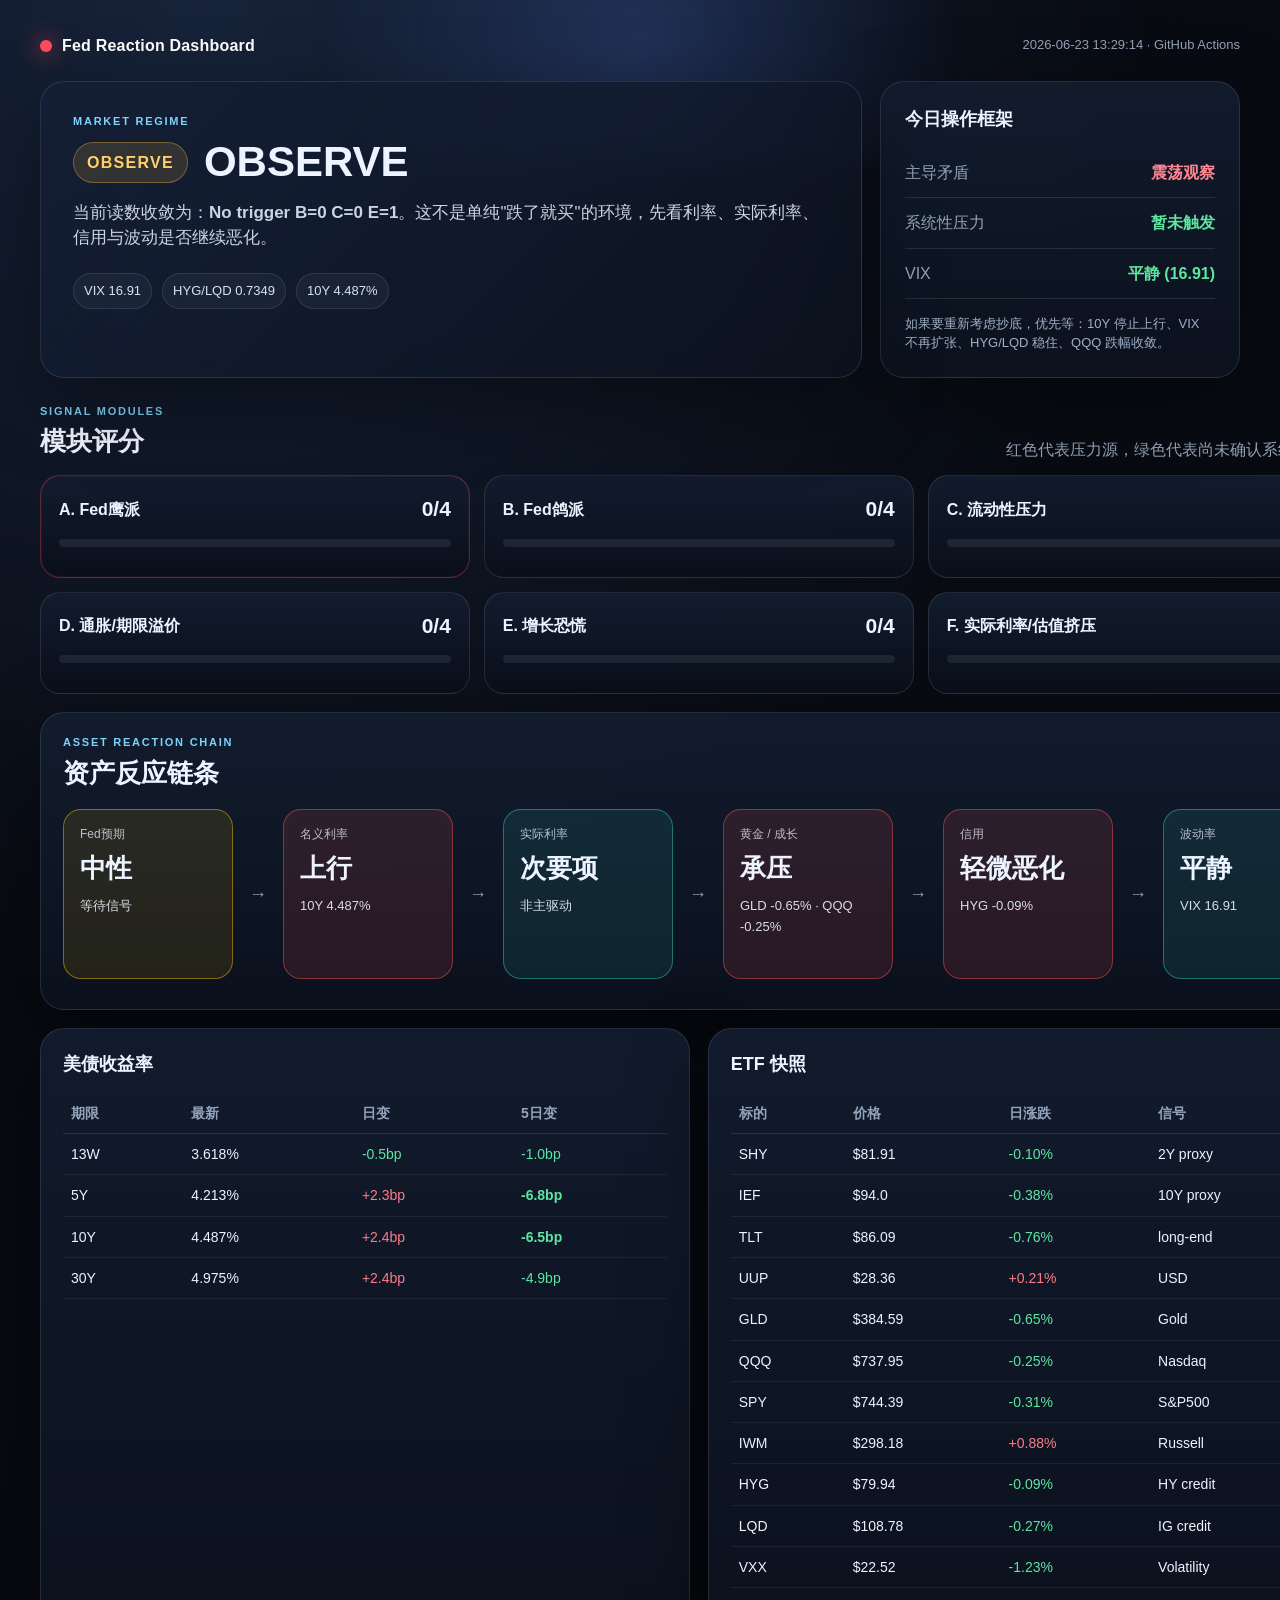
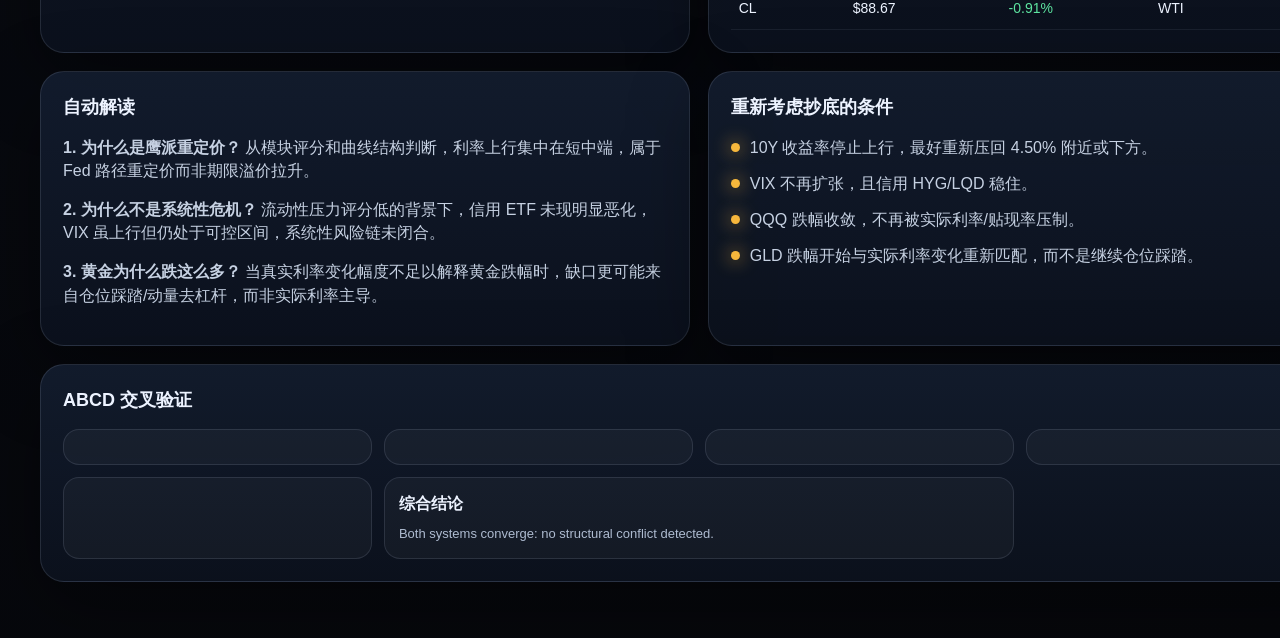
<file: fed-reaction-dashboard/docs/index.html>
<!doctype html>
<html lang="zh-CN">
<head>
  <meta charset="utf-8" />
  <meta name="viewport" content="width=device-width, initial-scale=1" />
  <title>Fed Reaction Dashboard</title>
  <link rel="stylesheet" href="assets/style.css" />
</head>
<body>
  <div class="app-shell">
    <header class="hero">
      <div class="hero-glow"></div>
      <nav class="topbar">
        <div class="brand">
          <span class="brand-dot"></span>
          <span>Fed Reaction Dashboard</span>
        </div>
        <div class="timestamp">2026-06-23 13:29:14 · GitHub Actions</div>
      </nav>

      <section class="hero-grid">
        <div class="hero-main card glass">
          <div class="eyebrow">Market Regime</div>
          <div class="status-row">
            <span class="status-pill yellow">OBSERVE</span>
            <h1>OBSERVE</h1>
          </div>
          <p class="hero-copy">当前读数收敛为：<strong>No trigger B=0 C=0 E=1</strong>。这不是单纯"跌了就买"的环境，先看利率、实际利率、信用与波动是否继续恶化。</p>
          <div class="hero-tags">
            <span>VIX 16.91</span>
            <span>HYG/LQD 0.7349</span>
            <span>10Y 4.487%</span>
          </div>
        </div>

        <aside class="decision card">
          <div class="card-title">今日操作框架</div>
                    <div class="decision-line danger">
            <span>主导矛盾</span>
            <strong>震荡观察</strong>
          </div>
          <div class="decision-line ok">
            <span>系统性压力</span>
            <strong>暂未触发</strong>
          </div>
          <div class="decision-line ok">
            <span>VIX</span>
            <strong>平静 (16.91)</strong>
          </div>
          <p class="small-note">如果要重新考虑抄底，优先等：10Y 停止上行、VIX 不再扩张、HYG/LQD 稳住、QQQ 跌幅收敛。</p>
        </aside>
      </section>
    </header>

    <main>
      <section class="score-section">
        <div class="section-head">
          <div>
            <div class="eyebrow">Signal Modules</div>
            <h2>模块评分</h2>
          </div>
          <p>红色代表压力源，绿色代表尚未确认系统性风险。</p>
        </div>

        <div class="score-grid">
                    <article class="score-card hot">
            <div class="score-top"><span>A. Fed鹰派</span><b>0/4</b></div>
            <div class="meter"><span style="width:0%"></span></div>
            <p></p>
          </article>
          <article class="score-card mute">
            <div class="score-top"><span>B. Fed鸽派</span><b>0/4</b></div>
            <div class="meter"><span style="width:0%"></span></div>
            <p></p>
          </article>
          <article class="score-card ok">
            <div class="score-top"><span>C. 流动性压力</span><b>0/4</b></div>
            <div class="meter"><span style="width:0%"></span></div>
            <p></p>
          </article>
          <article class="score-card warn">
            <div class="score-top"><span>D. 通胀/期限溢价</span><b>0/4</b></div>
            <div class="meter"><span style="width:0%"></span></div>
            <p></p>
          </article>
          <article class="score-card ok">
            <div class="score-top"><span>E. 增长恐慌</span><b>0/4</b></div>
            <div class="meter"><span style="width:0%"></span></div>
            <p></p>
          </article>
          <article class="score-card calm">
            <div class="score-top"><span>F. 实际利率/估值挤压</span><b>0/4</b></div>
            <div class="meter"><span style="width:0%"></span></div>
            <p></p>
          </article>
        </div>
      </section>

      <section class="chain-section card">
        <div class="section-head compact">
          <div>
            <div class="eyebrow">Asset Reaction Chain</div>
            <h2>资产反应链条</h2>
          </div>
        </div>
        <div class="chain-scroll">
          <div class="asset-chain">
                      <div class="chain-card warning">
              <div class="chain-label">Fed预期</div>
              <div class="chain-title">中性</div>
              <div class="chain-value">等待信号</div>
            </div>
            <div class="chain-arrow">→</div>
            <div class="chain-card danger">
              <div class="chain-label">名义利率</div>
              <div class="chain-title">上行</div>
              <div class="chain-value">10Y 4.487%</div>
            </div>
            <div class="chain-arrow">→</div>
            <div class="chain-card neutral">
              <div class="chain-label">实际利率</div>
              <div class="chain-title">次要项</div>
              <div class="chain-value">非主驱动</div>
            </div>
            <div class="chain-arrow">→</div>
            <div class="chain-card danger">
              <div class="chain-label">黄金 / 成长</div>
              <div class="chain-title">承压</div>
              <div class="chain-value">GLD -0.65% · QQQ -0.25%</div>
            </div>
            <div class="chain-arrow">→</div>
            <div class="chain-card danger">
              <div class="chain-label">信用</div>
              <div class="chain-title">轻微恶化</div>
              <div class="chain-value">HYG -0.09%</div>
            </div>
            <div class="chain-arrow">→</div>
            <div class="chain-card neutral">
              <div class="chain-label">波动率</div>
              <div class="chain-title">平静</div>
              <div class="chain-value">VIX 16.91</div>
            </div>
          </div>
        </div>
      </section>

      <section class="data-grid">
                <article class="card table-card">
          <div class="card-title">美债收益率</div>
          <table>
            <thead><tr><th>期限</th><th>最新</th><th>日变</th><th>5日变</th></tr></thead>
            <tbody>
              <tr><td>13W</td><td>3.618%</td><td class="down">-0.5bp</td><td class="down">-1.0bp</td></tr>
              <tr><td>5Y</td><td>4.213%</td><td class="up">+2.3bp</td><td class="down strong">-6.8bp</td></tr>
              <tr><td>10Y</td><td>4.487%</td><td class="up">+2.4bp</td><td class="down strong">-6.5bp</td></tr>
              <tr><td>30Y</td><td>4.975%</td><td class="up">+2.4bp</td><td class="down">-4.9bp</td></tr>
            </tbody>
          </table>
        </article>
                <article class="card table-card">
          <div class="card-title">ETF 快照</div>
          <table>
            <thead><tr><th>标的</th><th>价格</th><th>日涨跌</th><th>信号</th></tr></thead>
            <tbody>
              <tr><td>SHY</td><td>$81.91</td><td class="down">-0.10%</td><td>2Y proxy</td></tr>
              <tr><td>IEF</td><td>$94.0</td><td class="down">-0.38%</td><td>10Y proxy</td></tr>
              <tr><td>TLT</td><td>$86.09</td><td class="down">-0.76%</td><td>long-end</td></tr>
              <tr><td>UUP</td><td>$28.36</td><td class="up">+0.21%</td><td>USD</td></tr>
              <tr><td>GLD</td><td>$384.59</td><td class="down">-0.65%</td><td>Gold</td></tr>
              <tr><td>QQQ</td><td>$737.95</td><td class="down">-0.25%</td><td>Nasdaq</td></tr>
              <tr><td>SPY</td><td>$744.39</td><td class="down">-0.31%</td><td>S&P500</td></tr>
              <tr><td>IWM</td><td>$298.18</td><td class="up">+0.88%</td><td>Russell</td></tr>
              <tr><td>HYG</td><td>$79.94</td><td class="down">-0.09%</td><td>HY credit</td></tr>
              <tr><td>LQD</td><td>$108.78</td><td class="down">-0.27%</td><td>IG credit</td></tr>
              <tr><td>VXX</td><td>$22.52</td><td class="down">-1.23%</td><td>Volatility</td></tr>
              <tr><td>CL</td><td>$88.67</td><td class="down">-0.91%</td><td>WTI</td></tr>
            </tbody>
          </table>
        </article>
      </section>

      <section class="explain-grid">
        <article class="card explain-card">
          <div class="card-title">自动解读</div>
          <p><strong>1. 为什么是鹰派重定价？</strong> 从模块评分和曲线结构判断，利率上行集中在短中端，属于 Fed 路径重定价而非期限溢价拉升。</p>
<p><strong>2. 为什么不是系统性危机？</strong> 流动性压力评分低的背景下，信用 ETF 未现明显恶化，VIX 虽上行但仍处于可控区间，系统性风险链未闭合。</p>
<p><strong>3. 黄金为什么跌这么多？</strong> 当真实利率变化幅度不足以解释黄金跌幅时，缺口更可能来自仓位踩踏/动量去杠杆，而非实际利率主导。</p>
        </article>

        <article class="card watch-card">
          <div class="card-title">重新考虑抄底的条件</div>
          <ul class="watch-list">
                        <li><span></span>10Y 收益率停止上行，最好重新压回 4.50% 附近或下方。</li>
            <li><span></span>VIX 不再扩张，且信用 HYG/LQD 稳住。</li>
            <li><span></span>QQQ 跌幅收敛，不再被实际利率/贴现率压制。</li>
            <li><span></span>GLD 跌幅开始与实际利率变化重新匹配，而不是继续仓位踩踏。</li>
          </ul>
        </article>
      </section>

      <section class="cross card">
        <div class="card-title">ABCD 交叉验证</div>
        <div class="cross-grid">
                    <div><b></b><span> </span></div>
          <div><b></b><span> </span></div>
          <div><b></b><span> </span></div>
          <div><b></b><span> </span></div>
          <div><b></b><span> </span></div>
          <div class="wide"><b>综合结论</b><span>Both systems converge: no structural conflict detected.</span></div>
        </div>
      </section>
    </main>
  </div>

  <script src="assets/app.js"></script>
</body>
</html>
</file>
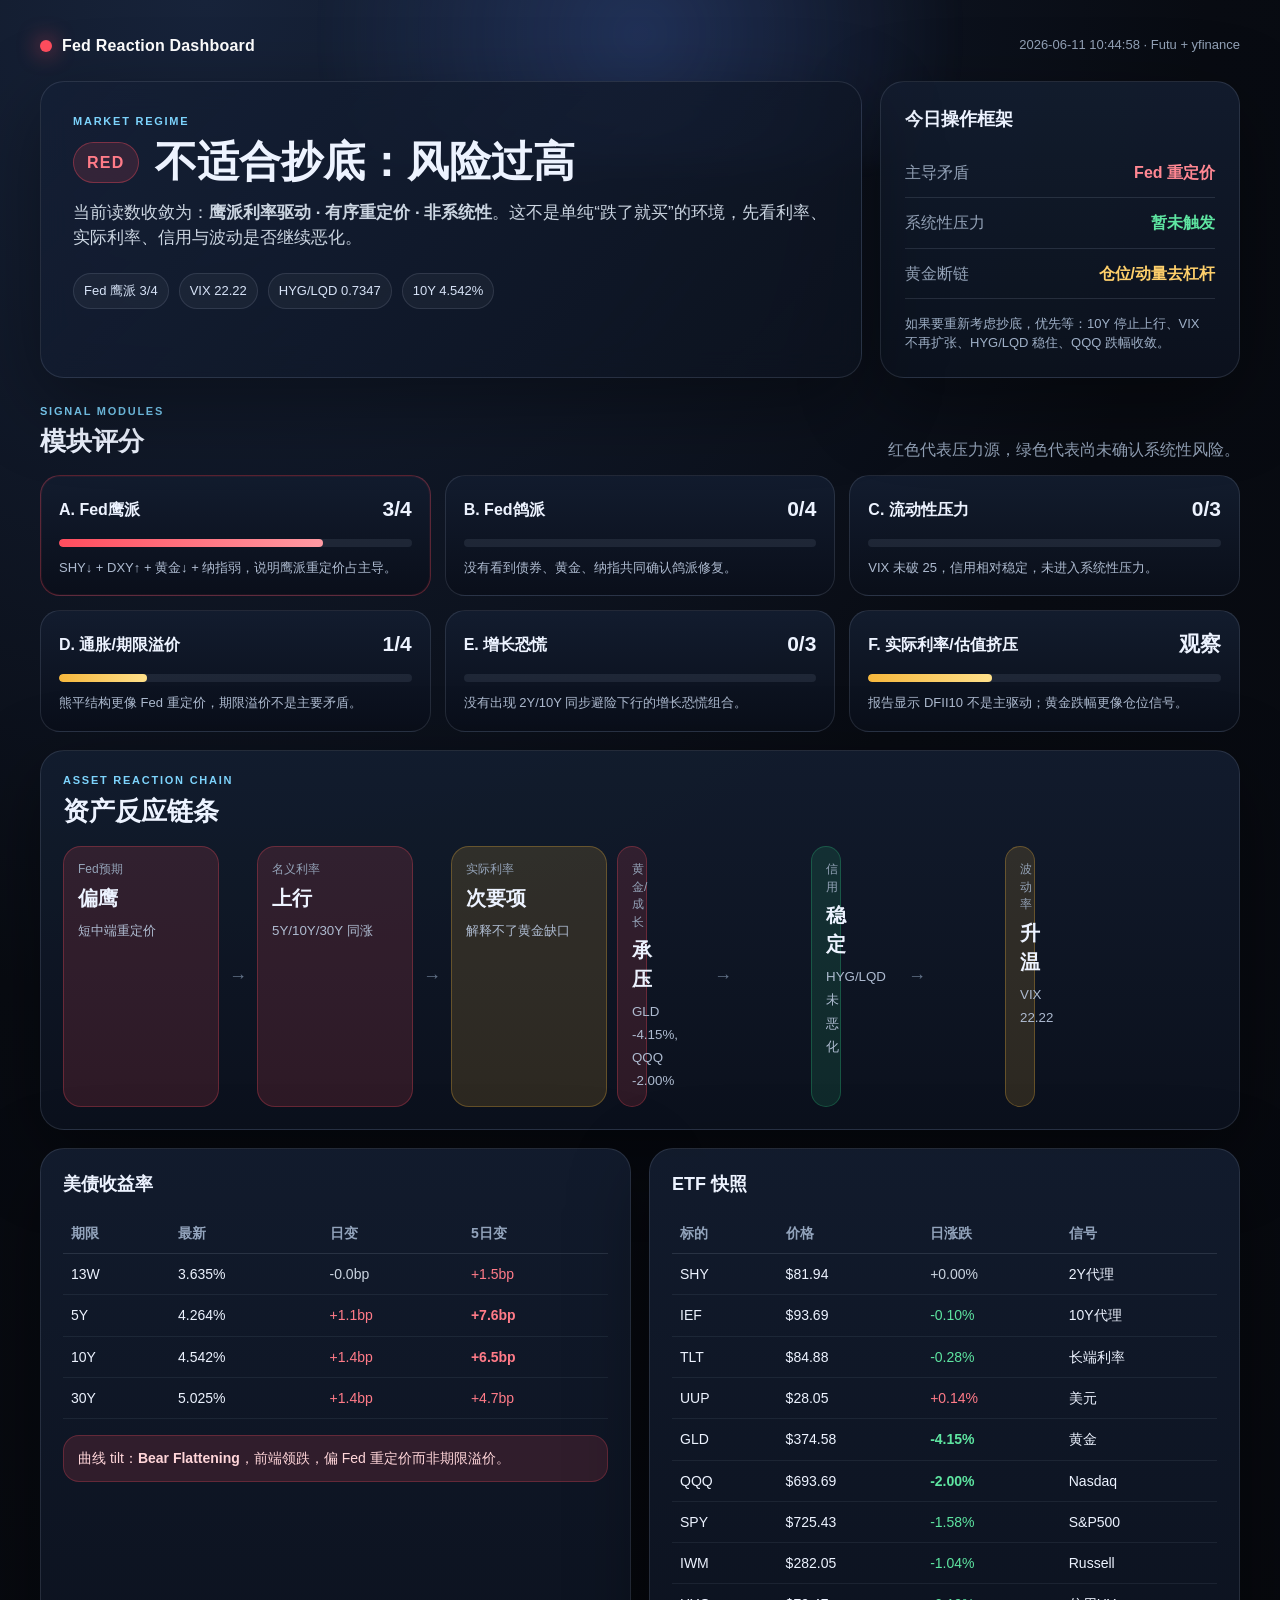
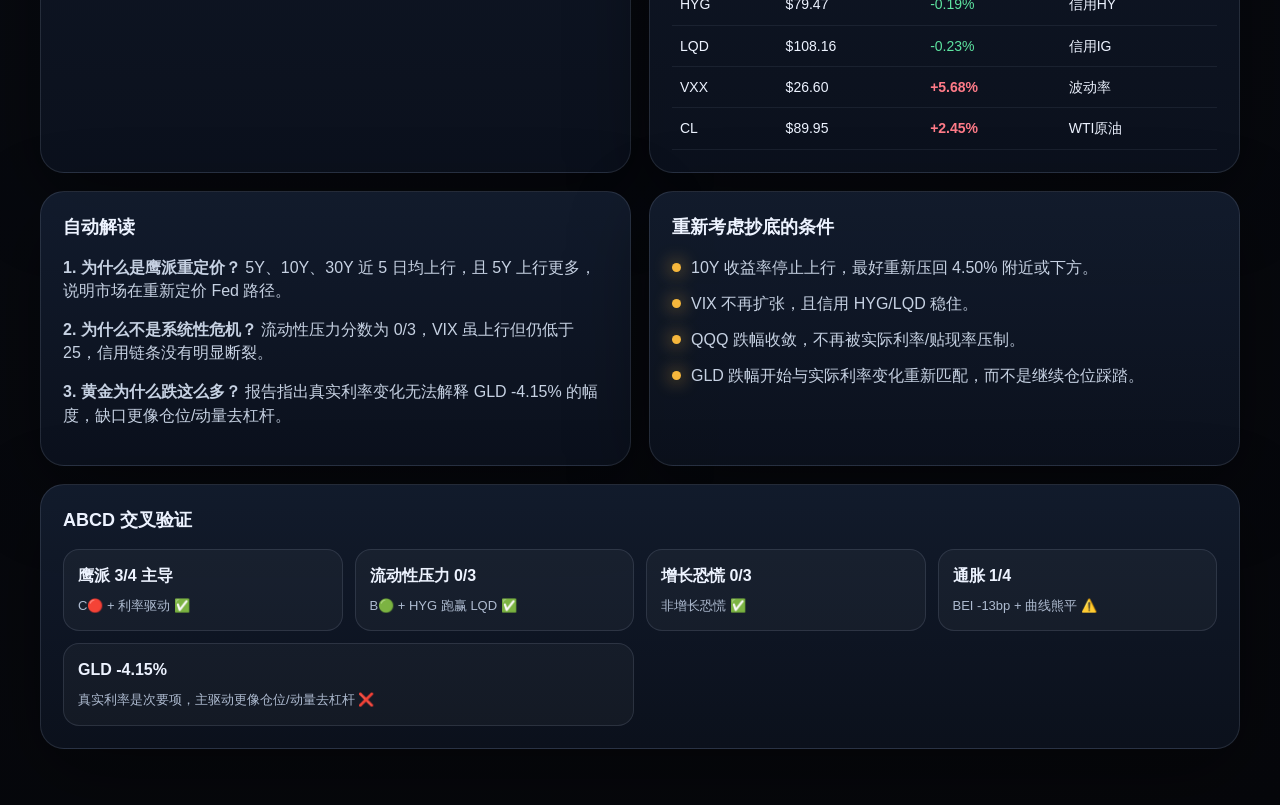
<file: fed_dashboard_page/docs/index.html>
<!doctype html>
<html lang="zh-CN">
<head>
  <meta charset="utf-8" />
  <meta name="viewport" content="width=device-width, initial-scale=1" />
  <title>Fed Reaction Dashboard</title>
  <link rel="stylesheet" href="assets/style.css" />
</head>
<body>
  <div class="app-shell">
    <header class="hero">
      <div class="hero-glow"></div>
      <nav class="topbar">
        <div class="brand">
          <span class="brand-dot"></span>
          <span>Fed Reaction Dashboard</span>
        </div>
        <div class="timestamp">2026-06-11 10:44:58 · Futu + yfinance</div>
      </nav>

      <section class="hero-grid">
        <div class="hero-main card glass">
          <div class="eyebrow">Market Regime</div>
          <div class="status-row">
            <span class="status-pill red">RED</span>
            <h1>不适合抄底：风险过高</h1>
          </div>
          <p class="hero-copy">当前读数收敛为：<strong>鹰派利率驱动 · 有序重定价 · 非系统性</strong>。这不是单纯“跌了就买”的环境，先看利率、实际利率、信用与波动是否继续恶化。</p>
          <div class="hero-tags">
            <span>Fed 鹰派 3/4</span>
            <span>VIX 22.22</span>
            <span>HYG/LQD 0.7347</span>
            <span>10Y 4.542%</span>
          </div>
        </div>

        <aside class="decision card">
          <div class="card-title">今日操作框架</div>
          <div class="decision-line danger">
            <span>主导矛盾</span>
            <strong>Fed 重定价</strong>
          </div>
          <div class="decision-line ok">
            <span>系统性压力</span>
            <strong>暂未触发</strong>
          </div>
          <div class="decision-line warn">
            <span>黄金断链</span>
            <strong>仓位/动量去杠杆</strong>
          </div>
          <p class="small-note">如果要重新考虑抄底，优先等：10Y 停止上行、VIX 不再扩张、HYG/LQD 稳住、QQQ 跌幅收敛。</p>
        </aside>
      </section>
    </header>

    <main>
      <section class="score-section">
        <div class="section-head">
          <div>
            <div class="eyebrow">Signal Modules</div>
            <h2>模块评分</h2>
          </div>
          <p>红色代表压力源，绿色代表尚未确认系统性风险。</p>
        </div>

        <div class="score-grid">
          <article class="score-card hot">
            <div class="score-top"><span>A. Fed鹰派</span><b>3/4</b></div>
            <div class="meter"><span style="width:75%"></span></div>
            <p>SHY↓ + DXY↑ + 黄金↓ + 纳指弱，说明鹰派重定价占主导。</p>
          </article>
          <article class="score-card mute">
            <div class="score-top"><span>B. Fed鸽派</span><b>0/4</b></div>
            <div class="meter"><span style="width:0%"></span></div>
            <p>没有看到债券、黄金、纳指共同确认鸽派修复。</p>
          </article>
          <article class="score-card ok">
            <div class="score-top"><span>C. 流动性压力</span><b>0/3</b></div>
            <div class="meter"><span style="width:0%"></span></div>
            <p>VIX 未破 25，信用相对稳定，未进入系统性压力。</p>
          </article>
          <article class="score-card warn">
            <div class="score-top"><span>D. 通胀/期限溢价</span><b>1/4</b></div>
            <div class="meter"><span style="width:25%"></span></div>
            <p>熊平结构更像 Fed 重定价，期限溢价不是主要矛盾。</p>
          </article>
          <article class="score-card ok">
            <div class="score-top"><span>E. 增长恐慌</span><b>0/3</b></div>
            <div class="meter"><span style="width:0%"></span></div>
            <p>没有出现 2Y/10Y 同步避险下行的增长恐慌组合。</p>
          </article>
          <article class="score-card calm">
            <div class="score-top"><span>F. 实际利率/估值挤压</span><b>观察</b></div>
            <div class="meter"><span style="width:35%"></span></div>
            <p>报告显示 DFII10 不是主驱动；黄金跌幅更像仓位信号。</p>
          </article>
        </div>
      </section>

      <section class="chain-section card">
        <div class="section-head compact">
          <div>
            <div class="eyebrow">Asset Reaction Chain</div>
            <h2>资产反应链条</h2>
          </div>
        </div>
        <div class="chain">
          <div class="chain-node red"><span>Fed预期</span><b>偏鹰</b><small>短中端重定价</small></div>
          <div class="arrow">→</div>
          <div class="chain-node red"><span>名义利率</span><b>上行</b><small>5Y/10Y/30Y 同涨</small></div>
          <div class="arrow">→</div>
          <div class="chain-node amber"><span>实际利率</span><b>次要项</b><small>解释不了黄金缺口</small></div>
          <div class="arrow">→</div>
          <div class="chain-node red"><span>黄金/成长</span><b>承压</b><small>GLD -4.15%, QQQ -2.00%</small></div>
          <div class="arrow">→</div>
          <div class="chain-node green"><span>信用</span><b>稳定</b><small>HYG/LQD 未恶化</small></div>
          <div class="arrow">→</div>
          <div class="chain-node amber"><span>波动率</span><b>升温</b><small>VIX 22.22</small></div>
        </div>
      </section>

      <section class="data-grid">
        <article class="card table-card">
          <div class="card-title">美债收益率</div>
          <table>
            <thead><tr><th>期限</th><th>最新</th><th>日变</th><th>5日变</th></tr></thead>
            <tbody>
              <tr><td>13W</td><td>3.635%</td><td class="flat">-0.0bp</td><td class="up">+1.5bp</td></tr>
              <tr><td>5Y</td><td>4.264%</td><td class="up">+1.1bp</td><td class="up strong">+7.6bp</td></tr>
              <tr><td>10Y</td><td>4.542%</td><td class="up">+1.4bp</td><td class="up strong">+6.5bp</td></tr>
              <tr><td>30Y</td><td>5.025%</td><td class="up">+1.4bp</td><td class="up">+4.7bp</td></tr>
            </tbody>
          </table>
          <div class="insight danger-soft">曲线 tilt：<strong>Bear Flattening</strong>，前端领跌，偏 Fed 重定价而非期限溢价。</div>
        </article>

        <article class="card table-card">
          <div class="card-title">ETF 快照</div>
          <table>
            <thead><tr><th>标的</th><th>价格</th><th>日涨跌</th><th>信号</th></tr></thead>
            <tbody>
              <tr><td>SHY</td><td>$81.94</td><td class="flat">+0.00%</td><td>2Y代理</td></tr>
              <tr><td>IEF</td><td>$93.69</td><td class="down">-0.10%</td><td>10Y代理</td></tr>
              <tr><td>TLT</td><td>$84.88</td><td class="down">-0.28%</td><td>长端利率</td></tr>
              <tr><td>UUP</td><td>$28.05</td><td class="up">+0.14%</td><td>美元</td></tr>
              <tr><td>GLD</td><td>$374.58</td><td class="down strong">-4.15%</td><td>黄金</td></tr>
              <tr><td>QQQ</td><td>$693.69</td><td class="down strong">-2.00%</td><td>Nasdaq</td></tr>
              <tr><td>SPY</td><td>$725.43</td><td class="down">-1.58%</td><td>S&P500</td></tr>
              <tr><td>IWM</td><td>$282.05</td><td class="down">-1.04%</td><td>Russell</td></tr>
              <tr><td>HYG</td><td>$79.47</td><td class="down">-0.19%</td><td>信用HY</td></tr>
              <tr><td>LQD</td><td>$108.16</td><td class="down">-0.23%</td><td>信用IG</td></tr>
              <tr><td>VXX</td><td>$26.60</td><td class="up strong">+5.68%</td><td>波动率</td></tr>
              <tr><td>CL</td><td>$89.95</td><td class="up strong">+2.45%</td><td>WTI原油</td></tr>
            </tbody>
          </table>
        </article>
      </section>

      <section class="explain-grid">
        <article class="card explain-card">
          <div class="card-title">自动解读</div>
          <p><strong>1. 为什么是鹰派重定价？</strong> 5Y、10Y、30Y 近 5 日均上行，且 5Y 上行更多，说明市场在重新定价 Fed 路径。</p>
          <p><strong>2. 为什么不是系统性危机？</strong> 流动性压力分数为 0/3，VIX 虽上行但仍低于 25，信用链条没有明显断裂。</p>
          <p><strong>3. 黄金为什么跌这么多？</strong> 报告指出真实利率变化无法解释 GLD -4.15% 的幅度，缺口更像仓位/动量去杠杆。</p>
        </article>

        <article class="card watch-card">
          <div class="card-title">重新考虑抄底的条件</div>
          <ul class="watch-list">
            <li><span></span>10Y 收益率停止上行，最好重新压回 4.50% 附近或下方。</li>
            <li><span></span>VIX 不再扩张，且信用 HYG/LQD 稳住。</li>
            <li><span></span>QQQ 跌幅收敛，不再被实际利率/贴现率压制。</li>
            <li><span></span>GLD 跌幅开始与实际利率变化重新匹配，而不是继续仓位踩踏。</li>
          </ul>
        </article>
      </section>

      <section class="cross card">
        <div class="card-title">ABCD 交叉验证</div>
        <div class="cross-grid">
          <div><b>鹰派 3/4 主导</b><span>C🔴 + 利率驱动 ✅</span></div>
          <div><b>流动性压力 0/3</b><span>B🟢 + HYG 跑赢 LQD ✅</span></div>
          <div><b>增长恐慌 0/3</b><span>非增长恐慌 ✅</span></div>
          <div><b>通胀 1/4</b><span>BEI -13bp + 曲线熊平 ⚠️</span></div>
          <div class="wide"><b>GLD -4.15%</b><span>真实利率是次要项，主驱动更像仓位/动量去杠杆 ❌</span></div>
        </div>
      </section>
    </main>
  </div>

  <script src="assets/app.js"></script>
</body>
</html>
</file>
<file: fed-reaction-dashboard/docs/assets/style.css>
:root{
  --bg:#080b12;
  --panel:#101725;
  --panel2:#131d2f;
  --text:#edf3ff;
  --muted:#94a3b8;
  --line:rgba(148,163,184,.18);
  --red:#ff4d5e;
  --red-soft:rgba(255,77,94,.14);
  --green:#31d084;
  --green-soft:rgba(49,208,132,.13);
  --amber:#f6b73c;
  --amber-soft:rgba(246,183,60,.14);
  --blue:#65a7ff;
  --shadow:0 24px 80px rgba(0,0,0,.38);
}
*{box-sizing:border-box}
body{margin:0;background:radial-gradient(circle at 16% 0%,#17233a 0,#080b12 38%,#06070b 100%);color:var(--text);font-family:-apple-system,BlinkMacSystemFont,"Segoe UI","PingFang SC","Microsoft YaHei",Arial,sans-serif;line-height:1.45}
.app-shell{max-width:1240px;margin:0 auto;padding:24px 20px 56px}
.hero{position:relative;padding:10px 0 18px}.hero-glow{position:absolute;inset:-120px 10% auto 10%;height:260px;background:radial-gradient(circle,rgba(92,137,255,.22),transparent 65%);filter:blur(8px);pointer-events:none}.topbar{position:relative;display:flex;justify-content:space-between;align-items:center;gap:20px;margin-bottom:24px;color:var(--muted)}
.brand{display:flex;align-items:center;gap:10px;color:#fff;font-weight:800;letter-spacing:.2px}.brand-dot{width:12px;height:12px;border-radius:50%;background:var(--red);box-shadow:0 0 22px var(--red)}.timestamp{font-size:13px}.hero-grid{position:relative;display:grid;grid-template-columns:1fr 360px;gap:18px}.card{background:linear-gradient(180deg,rgba(19,29,47,.92),rgba(12,18,30,.92));border:1px solid var(--line);border-radius:24px;box-shadow:var(--shadow)}.glass{background:linear-gradient(135deg,rgba(20,31,53,.86),rgba(12,18,30,.72));backdrop-filter:blur(14px)}.hero-main{padding:32px}.eyebrow{text-transform:uppercase;letter-spacing:.16em;font-size:11px;color:#7dd3fc;font-weight:800}.status-row{display:flex;align-items:center;gap:16px;margin:10px 0 12px;flex-wrap:wrap}.status-row h1{font-size:42px;line-height:1.05;margin:0}.status-pill{display:inline-flex;align-items:center;justify-content:center;border-radius:999px;padding:8px 13px;font-weight:900;letter-spacing:.08em}.status-pill.red{background:var(--red-soft);color:#ff7b88;border:1px solid rgba(255,77,94,.36)}.status-pill.green{background:var(--green-soft);color:#5ee5a1;border:1px solid rgba(49,208,132,.36)}.status-pill.yellow{background:var(--amber-soft);color:#ffd06b;border:1px solid rgba(246,183,60,.36)}.status-pill.deepred{background:rgba(255,26,26,.18);color:#ff4d4d;border:1px solid rgba(255,26,26,.45);box-shadow:0 0 18px rgba(255,26,26,.25)}.hero-copy{font-size:17px;color:#cbd5e1;max-width:790px}.hero-tags{display:flex;gap:10px;flex-wrap:wrap;margin-top:22px}.hero-tags span{padding:8px 10px;border:1px solid var(--line);border-radius:999px;background:rgba(255,255,255,.04);font-size:13px;color:#d7e3f7}.decision{padding:24px}.card-title{font-weight:900;font-size:18px;margin-bottom:16px}.decision-line{display:flex;justify-content:space-between;gap:12px;padding:13px 0;border-bottom:1px solid var(--line)}.decision-line span{color:var(--muted)}.decision-line.danger strong{color:#ff8792}.decision-line.ok strong{color:#5ee5a1}.decision-line.warn strong{color:#ffd06b}.small-note{font-size:13px;color:#9fb0c7;margin:16px 0 0}
main{display:grid;gap:18px}.section-head{display:flex;align-items:end;justify-content:space-between;gap:20px;margin:8px 0 14px}.section-head h2{margin:4px 0 0;font-size:26px}.section-head p{margin:0;color:var(--muted)}.score-grid{display:grid;grid-template-columns:repeat(3,1fr);gap:14px}.score-card{padding:18px;border-radius:20px;background:linear-gradient(180deg,rgba(19,29,47,.96),rgba(10,15,26,.96));border:1px solid var(--line)}.score-top{display:flex;justify-content:space-between;gap:10px;align-items:center;font-weight:900}.score-top b{font-size:21px}.score-card p{color:#aebbd0;font-size:13px;margin:12px 0 0}.meter{height:8px;border-radius:999px;background:rgba(148,163,184,.13);overflow:hidden;margin-top:14px}.meter span{display:block;height:100%;border-radius:999px;background:var(--muted)}.score-card.hot{border-color:rgba(255,77,94,.32);box-shadow:inset 0 0 0 1px rgba(255,77,94,.07)}.score-card.hot .meter span{background:linear-gradient(90deg,#ff4d5e,#ff9aa3)}.score-card.warn .meter span,.score-card.calm .meter span{background:linear-gradient(90deg,#f6b73c,#ffe08a)}.score-card.ok .meter span{background:linear-gradient(90deg,#31d084,#87f5bd)}.score-card.mute .meter span{background:#475569}
.chain-section{padding:22px}.compact{margin:0 0 16px}.chain-scroll{width:100%;overflow-x:auto;padding-bottom:8px}.asset-chain{display:flex;align-items:stretch;gap:14px;min-width:max-content}.chain-card{flex:0 0 170px;min-width:170px;min-height:170px;padding:16px;border-radius:18px;background:rgba(255,255,255,.04);border:1px solid rgba(255,255,255,.12);box-sizing:border-box;writing-mode:horizontal-tb;word-break:keep-all;overflow-wrap:normal;white-space:normal}.chain-label,.chain-title,.chain-value{writing-mode:horizontal-tb;transform:none;word-break:keep-all;overflow-wrap:break-word}.chain-label{font-size:12px;opacity:.75;margin-bottom:10px}.chain-title{font-size:26px;font-weight:800;line-height:1.2;margin-bottom:12px}.chain-value{font-size:13px;line-height:1.6;opacity:.9}.chain-arrow{flex:0 0 22px;display:flex;align-items:center;justify-content:center;opacity:.6;font-size:18px}.chain-card.danger{border-color:rgba(255,82,82,.45);background:rgba(255,82,82,.12)}.chain-card.warning{border-color:rgba(255,193,7,.45);background:rgba(255,193,7,.10)}.chain-card.neutral{border-color:rgba(50,210,190,.45);background:rgba(50,210,190,.10)}@media(max-width:768px){.chain-card{flex-basis:155px;min-width:155px}.chain-title{font-size:22px}}
.data-grid,.explain-grid{display:grid;grid-template-columns:1fr 1fr;gap:18px}.table-card{padding:22px;overflow:hidden}table{width:100%;border-collapse:collapse;font-size:14px}th{text-align:left;color:#93a4bc;font-weight:800;border-bottom:1px solid var(--line);padding:10px 8px}td{padding:10px 8px;border-bottom:1px solid rgba(148,163,184,.10)}tr:hover td{background:rgba(255,255,255,.03)}.up{color:#ff7b88}.down{color:#5ee5a1}.flat{color:#cbd5e1}.strong{font-weight:900}.insight{margin-top:16px;padding:12px 14px;border-radius:16px;font-size:14px}.danger-soft{background:var(--red-soft);border:1px solid rgba(255,77,94,.25);color:#ffd5d9}.explain-card,.watch-card,.cross{padding:22px}.explain-card p{color:#c6d1e2}.watch-list{list-style:none;padding:0;margin:0;display:grid;gap:13px}.watch-list li{display:flex;gap:10px;color:#c6d1e2}.watch-list li span{width:9px;height:9px;border-radius:50%;background:var(--amber);margin-top:7px;box-shadow:0 0 18px var(--amber);flex:0 0 auto}.cross-grid{display:grid;grid-template-columns:repeat(4,1fr);gap:12px}.cross-grid div{padding:14px;border:1px solid var(--line);border-radius:16px;background:rgba(255,255,255,.035)}.cross-grid b{display:block;margin-bottom:6px}.cross-grid span{color:#aebbd0;font-size:13px}.cross-grid .wide{grid-column:span 2}
@media(max-width:980px){.hero-grid,.data-grid,.explain-grid{grid-template-columns:1fr}.score-grid{grid-template-columns:1fr 1fr}.cross-grid{grid-template-columns:1fr 1fr}.status-row h1{font-size:34px}.topbar{align-items:flex-start;flex-direction:column;gap:8px}}
@media(max-width:620px){.app-shell{padding:16px 12px 36px}.hero-main{padding:22px}.decision,.table-card,.explain-card,.watch-card,.cross,.chain-section{padding:18px}.score-grid,.cross-grid{grid-template-columns:1fr}.cross-grid .wide{grid-column:auto}.status-row h1{font-size:28px}table{font-size:12px}th,td{padding:8px 6px}.hero-tags span{font-size:12px}}
</file>
<file: fed_dashboard_page/docs/assets/style.css>
:root{
  --bg:#080b12;
  --panel:#101725;
  --panel2:#131d2f;
  --text:#edf3ff;
  --muted:#94a3b8;
  --line:rgba(148,163,184,.18);
  --red:#ff4d5e;
  --red-soft:rgba(255,77,94,.14);
  --green:#31d084;
  --green-soft:rgba(49,208,132,.13);
  --amber:#f6b73c;
  --amber-soft:rgba(246,183,60,.14);
  --blue:#65a7ff;
  --shadow:0 24px 80px rgba(0,0,0,.38);
}
*{box-sizing:border-box}
body{margin:0;background:radial-gradient(circle at 16% 0%,#17233a 0,#080b12 38%,#06070b 100%);color:var(--text);font-family:-apple-system,BlinkMacSystemFont,"Segoe UI","PingFang SC","Microsoft YaHei",Arial,sans-serif;line-height:1.45}
.app-shell{max-width:1240px;margin:0 auto;padding:24px 20px 56px}
.hero{position:relative;padding:10px 0 18px}.hero-glow{position:absolute;inset:-120px 10% auto 10%;height:260px;background:radial-gradient(circle,rgba(92,137,255,.22),transparent 65%);filter:blur(8px);pointer-events:none}.topbar{position:relative;display:flex;justify-content:space-between;align-items:center;gap:20px;margin-bottom:24px;color:var(--muted)}
.brand{display:flex;align-items:center;gap:10px;color:#fff;font-weight:800;letter-spacing:.2px}.brand-dot{width:12px;height:12px;border-radius:50%;background:var(--red);box-shadow:0 0 22px var(--red)}.timestamp{font-size:13px}.hero-grid{position:relative;display:grid;grid-template-columns:1fr 360px;gap:18px}.card{background:linear-gradient(180deg,rgba(19,29,47,.92),rgba(12,18,30,.92));border:1px solid var(--line);border-radius:24px;box-shadow:var(--shadow)}.glass{background:linear-gradient(135deg,rgba(20,31,53,.86),rgba(12,18,30,.72));backdrop-filter:blur(14px)}.hero-main{padding:32px}.eyebrow{text-transform:uppercase;letter-spacing:.16em;font-size:11px;color:#7dd3fc;font-weight:800}.status-row{display:flex;align-items:center;gap:16px;margin:10px 0 12px;flex-wrap:wrap}.status-row h1{font-size:42px;line-height:1.05;margin:0}.status-pill{display:inline-flex;align-items:center;justify-content:center;border-radius:999px;padding:8px 13px;font-weight:900;letter-spacing:.08em}.status-pill.red{background:var(--red-soft);color:#ff7b88;border:1px solid rgba(255,77,94,.36)}.hero-copy{font-size:17px;color:#cbd5e1;max-width:790px}.hero-tags{display:flex;gap:10px;flex-wrap:wrap;margin-top:22px}.hero-tags span{padding:8px 10px;border:1px solid var(--line);border-radius:999px;background:rgba(255,255,255,.04);font-size:13px;color:#d7e3f7}.decision{padding:24px}.card-title{font-weight:900;font-size:18px;margin-bottom:16px}.decision-line{display:flex;justify-content:space-between;gap:12px;padding:13px 0;border-bottom:1px solid var(--line)}.decision-line span{color:var(--muted)}.decision-line.danger strong{color:#ff8792}.decision-line.ok strong{color:#5ee5a1}.decision-line.warn strong{color:#ffd06b}.small-note{font-size:13px;color:#9fb0c7;margin:16px 0 0}
main{display:grid;gap:18px}.section-head{display:flex;align-items:end;justify-content:space-between;gap:20px;margin:8px 0 14px}.section-head h2{margin:4px 0 0;font-size:26px}.section-head p{margin:0;color:var(--muted)}.score-grid{display:grid;grid-template-columns:repeat(3,1fr);gap:14px}.score-card{padding:18px;border-radius:20px;background:linear-gradient(180deg,rgba(19,29,47,.96),rgba(10,15,26,.96));border:1px solid var(--line)}.score-top{display:flex;justify-content:space-between;gap:10px;align-items:center;font-weight:900}.score-top b{font-size:21px}.score-card p{color:#aebbd0;font-size:13px;margin:12px 0 0}.meter{height:8px;border-radius:999px;background:rgba(148,163,184,.13);overflow:hidden;margin-top:14px}.meter span{display:block;height:100%;border-radius:999px;background:var(--muted)}.score-card.hot{border-color:rgba(255,77,94,.32);box-shadow:inset 0 0 0 1px rgba(255,77,94,.07)}.score-card.hot .meter span{background:linear-gradient(90deg,#ff4d5e,#ff9aa3)}.score-card.warn .meter span,.score-card.calm .meter span{background:linear-gradient(90deg,#f6b73c,#ffe08a)}.score-card.ok .meter span{background:linear-gradient(90deg,#31d084,#87f5bd)}.score-card.mute .meter span{background:#475569}
.chain-section{padding:22px}.compact{margin:0 0 16px}.chain{display:grid;grid-template-columns:repeat(6,1fr 18px);align-items:stretch;gap:10px}.chain .arrow:nth-of-type(6){display:none}.arrow{display:flex;align-items:center;justify-content:center;color:#64748b;font-size:18px}.chain-node{min-height:118px;border-radius:18px;padding:14px;border:1px solid var(--line);background:rgba(255,255,255,.035)}.chain-node span{display:block;color:var(--muted);font-size:12px}.chain-node b{display:block;font-size:20px;margin:5px 0}.chain-node small{color:#aebbd0}.chain-node.red{background:var(--red-soft);border-color:rgba(255,77,94,.28)}.chain-node.green{background:var(--green-soft);border-color:rgba(49,208,132,.26)}.chain-node.amber{background:var(--amber-soft);border-color:rgba(246,183,60,.28)}
.data-grid,.explain-grid{display:grid;grid-template-columns:1fr 1fr;gap:18px}.table-card{padding:22px;overflow:hidden}table{width:100%;border-collapse:collapse;font-size:14px}th{text-align:left;color:#93a4bc;font-weight:800;border-bottom:1px solid var(--line);padding:10px 8px}td{padding:10px 8px;border-bottom:1px solid rgba(148,163,184,.10)}tr:hover td{background:rgba(255,255,255,.03)}.up{color:#ff7b88}.down{color:#5ee5a1}.flat{color:#cbd5e1}.strong{font-weight:900}.insight{margin-top:16px;padding:12px 14px;border-radius:16px;font-size:14px}.danger-soft{background:var(--red-soft);border:1px solid rgba(255,77,94,.25);color:#ffd5d9}.explain-card,.watch-card,.cross{padding:22px}.explain-card p{color:#c6d1e2}.watch-list{list-style:none;padding:0;margin:0;display:grid;gap:13px}.watch-list li{display:flex;gap:10px;color:#c6d1e2}.watch-list li span{width:9px;height:9px;border-radius:50%;background:var(--amber);margin-top:7px;box-shadow:0 0 18px var(--amber);flex:0 0 auto}.cross-grid{display:grid;grid-template-columns:repeat(4,1fr);gap:12px}.cross-grid div{padding:14px;border:1px solid var(--line);border-radius:16px;background:rgba(255,255,255,.035)}.cross-grid b{display:block;margin-bottom:6px}.cross-grid span{color:#aebbd0;font-size:13px}.cross-grid .wide{grid-column:span 2}
@media(max-width:980px){.hero-grid,.data-grid,.explain-grid{grid-template-columns:1fr}.score-grid{grid-template-columns:1fr 1fr}.chain{grid-template-columns:1fr}.arrow{display:none}.cross-grid{grid-template-columns:1fr 1fr}.status-row h1{font-size:34px}.topbar{align-items:flex-start;flex-direction:column;gap:8px}}
@media(max-width:620px){.app-shell{padding:16px 12px 36px}.hero-main{padding:22px}.decision,.table-card,.explain-card,.watch-card,.cross,.chain-section{padding:18px}.score-grid,.cross-grid{grid-template-columns:1fr}.cross-grid .wide{grid-column:auto}.status-row h1{font-size:28px}table{font-size:12px}th,td{padding:8px 6px}.hero-tags span{font-size:12px}}
</file>
